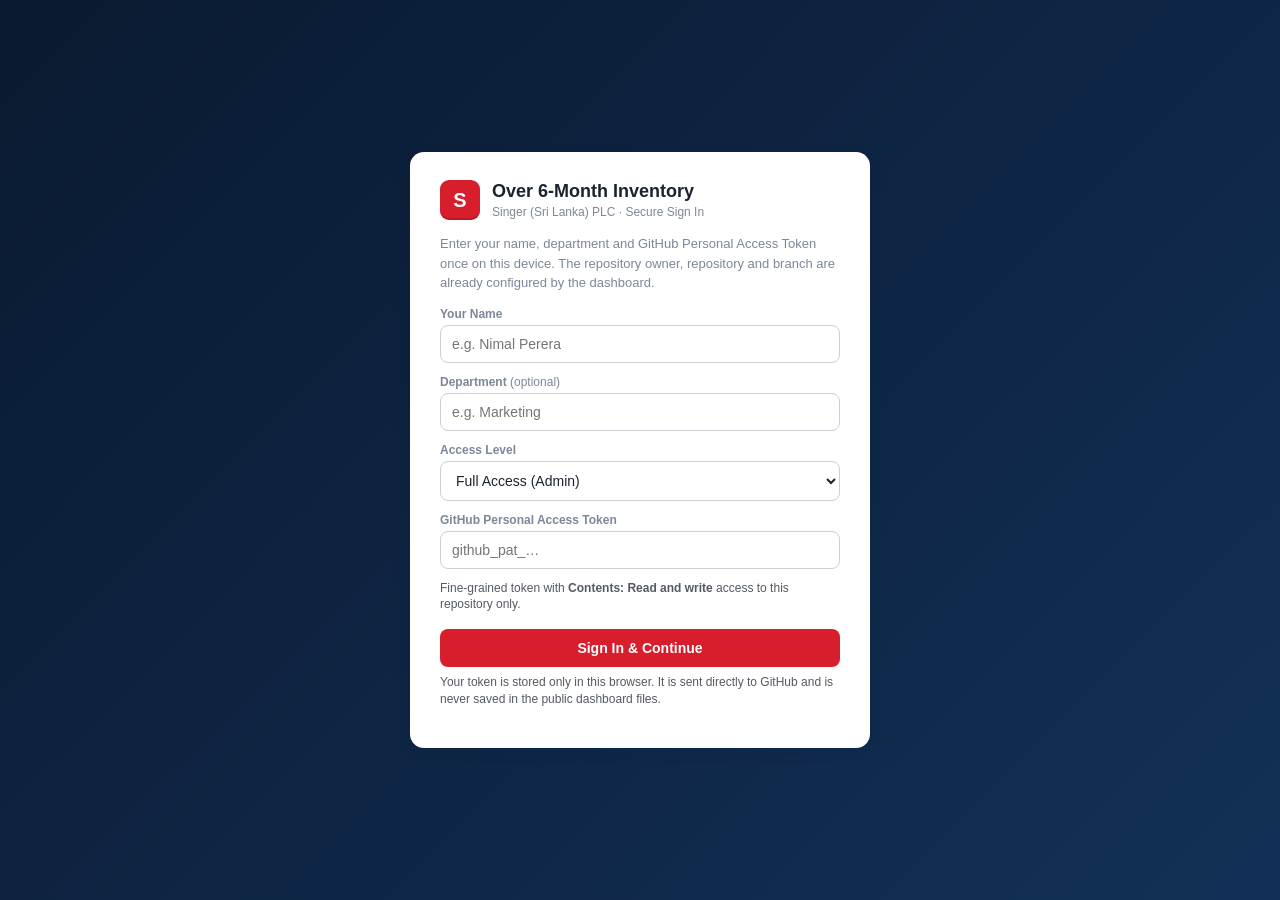
<file: Index.html>
<!DOCTYPE html>
<html lang="en">
<head>
<meta charset="UTF-8">
<meta name="viewport" content="width=device-width, initial-scale=1.0">
<title>Singer Sri Lanka | Over 6-Month Inventory Dashboard</title>
<meta name="description" content="Over 6-month aged inventory dashboard for Singer (Sri Lanka) PLC showroom clearance program.">

<!-- PWA / installable-app support -->
<link rel="manifest" href="manifest.json">
<meta name="theme-color" content="#0e2340">
<meta name="mobile-web-app-capable" content="yes">
<meta name="apple-mobile-web-app-capable" content="yes">
<meta name="apple-mobile-web-app-status-bar-style" content="black-translucent">
<meta name="apple-mobile-web-app-title" content="Over6M Inventory">
<link rel="apple-touch-icon" href="icons/apple-touch-icon.png">
<link rel="icon" type="image/png" sizes="192x192" href="icons/icon-192.png">

<script src="vendor/chart.umd.js"></script>
<script src="vendor/xlsx.full.min.js"></script>
<link rel="stylesheet" href="css/style.css">
</head>
<body>

<!-- ============ LOADING OVERLAY ============ -->
<div id="loadingOverlay" class="loading-overlay">
  <div class="loading-box">
    <div class="spinner"></div>
    <p id="loadingText">Starting up&hellip;</p>
  </div>
</div>

<!-- ============ ONE-TIME USER LOGIN / GITHUB AUTH ============ -->
<div id="githubSetupScreen" class="auth-screen hidden">
  <div class="auth-card">
    <div class="auth-brand"><div class="brand-mark">S</div><div><h1>Over 6-Month Inventory</h1><span>Singer (Sri Lanka) PLC · Secure Sign In</span></div></div>
    <p class="auth-copy">Enter your name, department and GitHub Personal Access Token once on this device. The repository owner, repository and branch are already configured by the dashboard.</p>
    <div class="auth-field"><label>Your Name</label><input id="login-name" type="text" placeholder="e.g. Nimal Perera" autocomplete="name"></div>
    <div class="auth-field"><label>Department <span class="opt">(optional)</span></label><input id="login-dept" type="text" placeholder="e.g. Marketing"></div>
    <div class="auth-field">
      <label>Access Level</label>
      <select id="login-role">
        <option value="admin">Full Access (Admin)</option>
        <option value="sales">Sales Team</option>
      </select>
    </div>
    <div class="auth-field" id="adminPasswordField">
      <label>Admin Password</label>
      <input id="login-admin-password" type="password" placeholder="Required for Full Access" autocomplete="off">
    </div>
    <div class="auth-field">
      <label>GitHub Personal Access Token</label>
      <input id="login-token" type="password" placeholder="github_pat_…" autocomplete="off">
      <small class="auth-help-text">Fine-grained token with <b>Contents: Read and write</b> access to this repository only.</small>
    </div>
    <div id="ghSetupError" class="auth-error hidden"></div>
    <div class="auth-actions"><button class="btn btn-primary" id="ghConnectBtn">Sign In &amp; Continue</button></div>
    <p class="auth-help-text">Your token is stored only in this browser. It is sent directly to GitHub and is never saved in the public dashboard files.</p>
  </div>
</div>

<!-- ============ LOGIN SCREEN (retained for compatibility) ============ -->
<div id="loginScreen" class="auth-screen hidden">
  <div class="auth-card">
    <div class="auth-brand"><div class="brand-mark">S</div><div><h1>Over 6‑Month Inventory</h1><span>Singer (Sri Lanka) PLC · Clearance Program</span></div></div>
    <p class="auth-copy">Enter your name to start this session.</p>
    <div class="auth-field"><label>Your Name</label><input id="login-name-fallback" type="text" placeholder="e.g. Nimal Perera" autocomplete="name"></div>
    <div class="auth-field"><label>Department <span class="opt">(optional)</span></label><input id="login-dept-fallback" type="text" placeholder="e.g. Marketing"></div>
    <div class="auth-field">
      <label>Access Level</label>
      <select id="login-role-fallback">
        <option value="admin">Full Access (Admin)</option>
        <option value="sales">Sales Team</option>
      </select>
    </div>
    <div class="auth-field" id="adminPasswordFieldFallback">
      <label>Admin Password</label>
      <input id="login-admin-password-fallback" type="password" placeholder="Required for Full Access" autocomplete="off">
    </div>
    <div class="auth-actions"><button class="btn btn-primary" id="loginBtn">Enter Dashboard</button></div>
  </div>
</div>

<!-- ============ APP SHELL ============ -->
<div id="appShell" class="app-shell hidden">

  <!-- LEFT NAV -->
  <nav class="side-nav" id="sideNav">
    <div class="side-nav-brand">
      <div class="brand-mark">S</div>
      <div class="brand-text"><h1>Over 6&#8209;Month</h1><span>Inventory Dashboard</span></div>
    </div>
    <button class="nav-item active" data-page="dashboard">
      <svg viewBox="0 0 24 24" width="18" height="18"><path fill="currentColor" d="M3 13h8V3H3v10zm0 8h8v-6H3v6zm10 0h8V11h-8v10zm0-18v6h8V3h-8z"/></svg>
      Inventory Dashboard
    </button>
    <button class="nav-item" data-page="showroom">
      <svg viewBox="0 0 24 24" width="18" height="18"><path fill="currentColor" d="M4 10v10h5v-6h6v6h5V10L12 3 4 10z"/></svg>
      Showroom Tracker
    </button>
    <button class="nav-item" data-page="activity">
      <svg viewBox="0 0 24 24" width="18" height="18"><path fill="currentColor" d="M13 3a9 9 0 0 0-9 9H1l4 4 4-4H6a7 7 0 1 1 2.05 4.95l-1.42 1.42A9 9 0 1 0 13 3zm-1 5v5l4.25 2.52.75-1.23-3.5-2.08V8H12z"/></svg>
      Activity Log
    </button>
    <div class="side-nav-footer">
      <button class="nav-item" id="themeToggleBtn">
        <svg viewBox="0 0 24 24" width="18" height="18"><path fill="currentColor" d="M12 3a9 9 0 1 0 9 9c0-.46-.04-.92-.1-1.36a5.389 5.389 0 0 1-4.4 2.26 5.403 5.403 0 0 1-3.14-9.8c-.44-.06-.9-.1-1.36-.1z"/></svg>
        <span id="themeToggleLabel">Dark Mode</span>
      </button>
      <button class="nav-item" id="refreshBtn">
        <svg viewBox="0 0 24 24" width="18" height="18"><path fill="currentColor" d="M17.65 6.35A7.95 7.95 0 0 0 12 4a8 8 0 1 0 7.73 10h-2.08A6 6 0 1 1 12 6c1.66 0 3.14.69 4.22 1.78L13 11h7V4l-2.35 2.35z"/></svg>
        Refresh from GitHub
      </button>
    </div>
  </nav>
  <button class="nav-reveal-tab" id="navRevealTab" aria-label="Show menu" title="Show menu">
    <svg viewBox="0 0 24 24" width="16" height="16"><path fill="currentColor" d="M8.59 16.59 13.17 12 8.59 7.41 10 6l6 6-6 6z"/></svg>
  </button>

  <div class="main-col">
    <!-- TOP APP BAR -->
    <header class="app-bar">
      <button class="icon-btn nav-hamburger" id="navHamburger" aria-label="Toggle menu">
        <svg viewBox="0 0 24 24" width="20" height="20"><path fill="currentColor" d="M3 6h18v2H3zm0 5h18v2H3zm0 5h18v2H3z"/></svg>
      </button>
      <div class="app-bar-left">
        <span id="pageTitle">Over 6-Month Inventory Dashboard</span>
        <span id="dataMeta" class="data-meta"></span>
      </div>
      <div class="app-bar-right">
        <span id="saveStatus" class="save-status save-ok">Saved</span>
        <span id="sessionChip" class="session-chip"></span>
        <label class="btn btn-outline" for="uploadInput" id="uploadLabel">
          <svg viewBox="0 0 24 24" width="16" height="16"><path fill="currentColor" d="M5 20h14v-2H5v2zm7-16-5.5 5.5 1.41 1.41L11 7.83V16h2V7.83l3.09 3.08 1.41-1.41L12 4z"/></svg>
          Upload New Inventory
        </label>
        <input type="file" id="uploadInput" accept=".xlsx,.xls,.csv" hidden>
        <div class="btn-group">
          <button class="btn btn-primary" id="exportXlsxBtn">Export Excel</button>
          <button class="btn btn-primary-alt" id="exportCsvBtn">Export CSV</button>
          <button class="btn btn-ghost" id="printBtn">Print</button>
        </div>
      </div>
    </header>

    <div id="overlayLoadWarning" class="hidden" style="margin:14px 24px 0; background:#fdeeee; color:#b3151f; border:1px solid #f3c6c6; border-radius:8px; padding:10px 14px; font-size:13px; font-weight:600;">
      ⚠️ Could not load saved remarks/showroom visits/sold marks from GitHub after several attempts (likely a network issue). What you see on this page may be showing blank instead of your team's real data. Your existing data on GitHub is safe — do NOT re-enter it. Click "Refresh from GitHub" or reload the page to try again before editing anything.
    </div>

    <main class="app-main" id="page-dashboard">

      <section class="kpi-grid" id="kpiGrid" aria-label="Key performance indicators"></section>

      <section class="filter-bar" id="filterBar">
        <div class="filter-bar-row">
          <div class="filter-field"><label for="f-area">Area</label><input list="dl-area" id="f-area" placeholder="All Areas"><datalist id="dl-area"></datalist></div>
          <div class="filter-field"><label for="f-district">District</label><input list="dl-district" id="f-district" placeholder="All Districts"><datalist id="dl-district"></datalist></div>
          <div class="filter-field"><label for="f-store">Shop</label><input list="dl-store" id="f-store" placeholder="All Shops"><datalist id="dl-store"></datalist></div>
          <div class="filter-field"><label for="f-family">Product Family</label><input list="dl-family" id="f-family" placeholder="All Product Families"><datalist id="dl-family"></datalist></div>
          <div class="filter-field"><label for="f-brand">Brand</label><input list="dl-brand" id="f-brand" placeholder="All Brands"><datalist id="dl-brand"></datalist></div>
          <div class="filter-field"><label for="f-partno">Part Code</label><input list="dl-partno" id="f-partno" placeholder="All Part Codes"><datalist id="dl-partno"></datalist></div>
        </div>
        <div class="filter-bar-row">
          <div class="filter-field"><label for="f-commodity">Commodity</label><input list="dl-commodity" id="f-commodity" placeholder="All Commodities"><datalist id="dl-commodity"></datalist></div>
          <div class="filter-field"><label for="f-location">Product Location</label><input list="dl-location" id="f-location" placeholder="All Locations"><datalist id="dl-location"></datalist></div>
          <div class="filter-field grow"><label for="f-desc">Product Description</label><input type="text" id="f-desc" placeholder="Type a description keyword&hellip;"></div>
          <div class="filter-field filter-actions"><label>&nbsp;</label><button class="btn btn-ghost" id="clearFiltersBtn">Clear All Filters</button></div>
        </div>
      </section>

      <section class="drill-bar" id="drillBar">
        <div class="drill-crumbs" id="drillCrumbs"></div>
        <div class="drill-hint" id="drillHint">Click a bar or slice to drill down &rarr;</div>
      </section>

      <section class="charts-grid" id="chartsGrid">
        <div class="card chart-card chart-card-wide">
          <div class="card-head"><h2 id="drillChartTitle">Inventory Value by Area</h2><span class="card-sub" id="drillChartSub">Top 15 &middot; click a bar to drill down</span></div>
          <div class="chart-wrap"><canvas id="drillChart"></canvas></div>
        </div>
        <div class="card chart-card" id="secondaryCard">
          <div class="card-head"><h2 id="secondaryTitle">Value Mix by Brand</h2><span class="card-sub">Current scope</span></div>
          <div class="chart-wrap" id="secondaryWrap"><canvas id="brandDonut"></canvas></div>
        </div>
        <div class="card chart-card">
          <div class="card-head"><h2>Stock Status Breakdown</h2><span class="card-sub">Current scope</span></div>
          <div class="chart-wrap"><canvas id="statusDonut"></canvas></div>
        </div>
      </section>

      <section class="charts-grid charts-grid-2">
        <div class="card chart-card">
          <div class="card-head"><h2>Top 20 Highest Value Inventory</h2><span class="card-sub">Current scope</span></div>
          <div class="chart-wrap chart-wrap-tall"><canvas id="topValueChart"></canvas></div>
        </div>
        <div class="card chart-card">
          <div class="card-head"><h2>Ageing Distribution</h2><span class="card-sub">Current scope</span></div>
          <div class="chart-wrap"><canvas id="ageingChart"></canvas></div>
        </div>
      </section>

      <section class="scope-strip" id="scopeStrip"></section>

      <section class="card table-card">
        <div class="card-head table-head">
          <h2>Inventory Detail</h2>
          <div class="table-tools">
            <input type="search" id="tableSearch" placeholder="Search part no, description, brand, shop&hellip;">
            <button class="btn btn-ghost btn-sm" id="colsBtn">Columns</button>
            <select id="pageSizeSelect">
              <option value="25">25 / page</option>
              <option value="50" selected>50 / page</option>
              <option value="100">100 / page</option>
              <option value="250">250 / page</option>
            </select>
          </div>
        </div>
        <div id="colsMenu" class="cols-menu hidden"></div>
        <div class="table-scroll" id="tableScroll">
          <table id="invTable"><thead><tr id="tableHeadRow"></tr></thead><tbody id="tableBody"></tbody></table>
        </div>
        <div class="table-footer"><span id="tableRangeLabel"></span><div class="pager" id="pager"></div></div>
      </section>

      <footer class="app-footer"><span>Singer (Sri Lanka) PLC &mdash; Internal Use Only.</span></footer>
    </main>

    <main class="app-main hidden" id="page-showroom">
      <section class="kpi-grid" id="showroomKpiGrid"></section>
      <section class="charts-grid charts-grid-2">
        <div class="card chart-card">
          <div class="card-head"><h2>Coverage by Area</h2><span class="card-sub">Visited %</span></div>
          <div class="chart-wrap"><canvas id="areaCoverageChart"></canvas></div>
        </div>
        <div class="card chart-card">
          <div class="card-head"><h2>Coverage by District</h2><span class="card-sub">Visited %</span></div>
          <div class="chart-wrap chart-wrap-tall"><canvas id="districtCoverageChart"></canvas></div>
        </div>
      </section>
      <section class="card table-card">
        <div class="card-head table-head">
          <h2>Showroom Visit Tracker</h2>
          <div class="table-tools">
            <input type="search" id="showroomSearch" placeholder="Search showroom, area, district&hellip;">
            <select id="showroomVisitedFilter">
              <option value="">All</option>
              <option value="Yes">Visited</option>
              <option value="No">Pending</option>
            </select>
          </div>
        </div>
        <div class="table-scroll" id="showroomTableScroll">
          <table id="showroomTable"><thead><tr id="showroomHeadRow"></tr></thead><tbody id="showroomBody"></tbody></table>
        </div>
      </section>
    </main>

    <main class="app-main hidden" id="page-activity">
      <section class="card">
        <div class="card-head"><h2>Recent Activity</h2><span class="card-sub">Last 20 updates, shared across all users</span></div>
        <ul class="activity-list" id="activityList"></ul>
      </section>
    </main>
  </div>
</div>
<script src="js/config.js?v=20260810"></script>
<script src="js/github.js?v=20260810"></script>
<script src="js/app.js?v=20260810"></script>
<script src="js/showroom.js"></script>
</body>
</html>
</file>
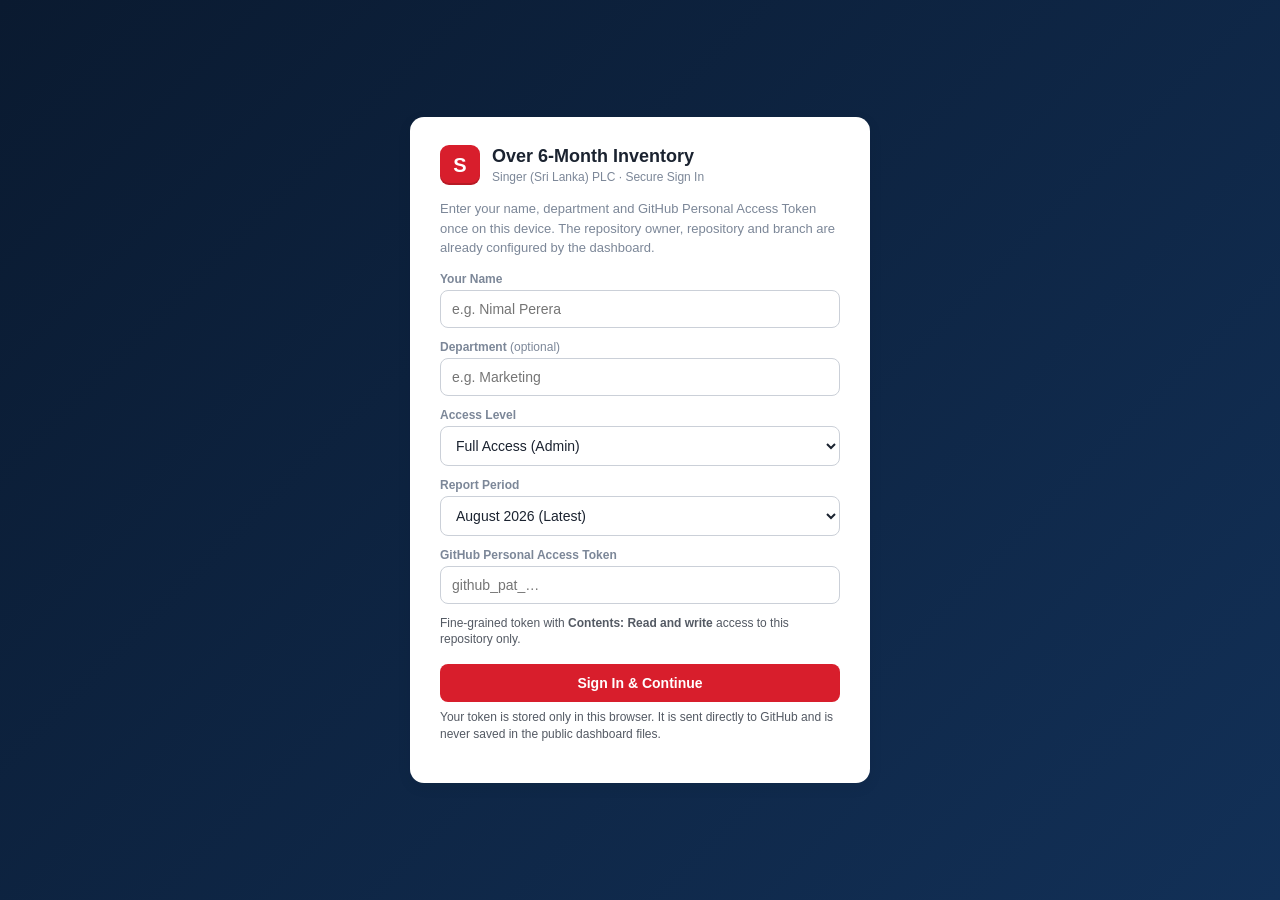
<file: index.html>
<!DOCTYPE html>
<html lang="en">
<head>
<meta charset="UTF-8">
<meta name="viewport" content="width=device-width, initial-scale=1.0">
<title>Singer Sri Lanka | Over 6-Month Inventory Dashboard</title>
<meta name="description" content="Over 6-month aged inventory dashboard for Singer (Sri Lanka) PLC showroom clearance program.">

<!-- PWA / installable-app support -->
<link rel="manifest" href="manifest.json">
<meta name="theme-color" content="#0e2340">
<meta name="mobile-web-app-capable" content="yes">
<meta name="apple-mobile-web-app-capable" content="yes">
<meta name="apple-mobile-web-app-status-bar-style" content="black-translucent">
<meta name="apple-mobile-web-app-title" content="Over6M Inventory">
<link rel="apple-touch-icon" href="icons/apple-touch-icon.png">
<link rel="icon" type="image/png" sizes="192x192" href="icons/icon-192.png">

<script src="vendor/chart.umd.js"></script>
<script src="vendor/xlsx.full.min.js"></script>
<link rel="stylesheet" href="css/style.css">
</head>
<body>

<!-- ============ LOADING OVERLAY ============ -->
<div id="loadingOverlay" class="loading-overlay">
  <div class="loading-box">
    <div class="spinner"></div>
    <p id="loadingText">Starting up&hellip;</p>
  </div>
</div>

<!-- ============ ONE-TIME USER LOGIN / GITHUB AUTH ============ -->
<div id="githubSetupScreen" class="auth-screen hidden">
  <div class="auth-card">
    <div class="auth-brand"><div class="brand-mark">S</div><div><h1>Over 6-Month Inventory</h1><span>Singer (Sri Lanka) PLC · Secure Sign In</span></div></div>
    <p class="auth-copy">Enter your name, department and GitHub Personal Access Token once on this device. The repository owner, repository and branch are already configured by the dashboard.</p>
    <div class="auth-field"><label>Your Name</label><input id="login-name" type="text" placeholder="e.g. Nimal Perera" autocomplete="name"></div>
    <div class="auth-field"><label>Department <span class="opt">(optional)</span></label><input id="login-dept" type="text" placeholder="e.g. Marketing"></div>
    <div class="auth-field">
      <label>Access Level</label>
      <select id="login-role">
        <option value="admin">Full Access (Admin)</option>
        <option value="sales">Sales Team</option>
      </select>
    </div>
    <div class="auth-field" id="adminPasswordField">
      <label>Admin Password</label>
      <input id="login-admin-password" type="password" placeholder="Required for Full Access" autocomplete="off">
    </div>
    <div class="auth-field" id="reportPeriodField">
      <label>Report Period</label>
      <select id="login-period"></select>
    </div>
    <div class="auth-field">
      <label>GitHub Personal Access Token</label>
      <input id="login-token" type="password" placeholder="github_pat_…" autocomplete="off">
      <small class="auth-help-text">Fine-grained token with <b>Contents: Read and write</b> access to this repository only.</small>
    </div>
    <div id="ghSetupError" class="auth-error hidden"></div>
    <div class="auth-actions"><button class="btn btn-primary" id="ghConnectBtn">Sign In &amp; Continue</button></div>
    <p class="auth-help-text">Your token is stored only in this browser. It is sent directly to GitHub and is never saved in the public dashboard files.</p>
  </div>
</div>

<!-- ============ LOGIN SCREEN (retained for compatibility) ============ -->
<div id="loginScreen" class="auth-screen hidden">
  <div class="auth-card">
    <div class="auth-brand"><div class="brand-mark">S</div><div><h1>Over 6‑Month Inventory</h1><span>Singer (Sri Lanka) PLC · Clearance Program</span></div></div>
    <p class="auth-copy">Enter your name to start this session.</p>
    <div class="auth-field"><label>Your Name</label><input id="login-name-fallback" type="text" placeholder="e.g. Nimal Perera" autocomplete="name"></div>
    <div class="auth-field"><label>Department <span class="opt">(optional)</span></label><input id="login-dept-fallback" type="text" placeholder="e.g. Marketing"></div>
    <div class="auth-field">
      <label>Access Level</label>
      <select id="login-role-fallback">
        <option value="admin">Full Access (Admin)</option>
        <option value="sales">Sales Team</option>
      </select>
    </div>
    <div class="auth-field" id="adminPasswordFieldFallback">
      <label>Admin Password</label>
      <input id="login-admin-password-fallback" type="password" placeholder="Required for Full Access" autocomplete="off">
    </div>
    <div class="auth-field" id="reportPeriodFieldFallback">
      <label>Report Period</label>
      <select id="login-period-fallback"></select>
    </div>
    <div class="auth-actions"><button class="btn btn-primary" id="loginBtn">Enter Dashboard</button></div>
  </div>
</div>

<!-- ============ APP SHELL ============ -->
<div id="appShell" class="app-shell hidden">

  <!-- LEFT NAV -->
  <nav class="side-nav" id="sideNav">
    <div class="side-nav-brand">
      <div class="brand-mark">S</div>
      <div class="brand-text"><h1>Over 6&#8209;Month</h1><span>Inventory Dashboard</span></div>
    </div>
    <button class="nav-item active" data-page="dashboard">
      <svg viewBox="0 0 24 24" width="18" height="18"><path fill="currentColor" d="M3 13h8V3H3v10zm0 8h8v-6H3v6zm10 0h8V11h-8v10zm0-18v6h8V3h-8z"/></svg>
      Inventory Dashboard
    </button>
    <button class="nav-item" data-page="showroom">
      <svg viewBox="0 0 24 24" width="18" height="18"><path fill="currentColor" d="M4 10v10h5v-6h6v6h5V10L12 3 4 10z"/></svg>
      Showroom Tracker
    </button>
    <button class="nav-item" data-page="activity">
      <svg viewBox="0 0 24 24" width="18" height="18"><path fill="currentColor" d="M13 3a9 9 0 0 0-9 9H1l4 4 4-4H6a7 7 0 1 1 2.05 4.95l-1.42 1.42A9 9 0 1 0 13 3zm-1 5v5l4.25 2.52.75-1.23-3.5-2.08V8H12z"/></svg>
      Activity Log
    </button>
    <div class="side-nav-footer">
      <button class="nav-item" id="themeToggleBtn">
        <svg viewBox="0 0 24 24" width="18" height="18"><path fill="currentColor" d="M12 3a9 9 0 1 0 9 9c0-.46-.04-.92-.1-1.36a5.389 5.389 0 0 1-4.4 2.26 5.403 5.403 0 0 1-3.14-9.8c-.44-.06-.9-.1-1.36-.1z"/></svg>
        <span id="themeToggleLabel">Dark Mode</span>
      </button>
      <button class="nav-item" id="refreshBtn">
        <svg viewBox="0 0 24 24" width="18" height="18"><path fill="currentColor" d="M17.65 6.35A7.95 7.95 0 0 0 12 4a8 8 0 1 0 7.73 10h-2.08A6 6 0 1 1 12 6c1.66 0 3.14.69 4.22 1.78L13 11h7V4l-2.35 2.35z"/></svg>
        Refresh from GitHub
      </button>
    </div>
  </nav>
  <button class="nav-reveal-tab" id="navRevealTab" aria-label="Show menu" title="Show menu">
    <svg viewBox="0 0 24 24" width="16" height="16"><path fill="currentColor" d="M8.59 16.59 13.17 12 8.59 7.41 10 6l6 6-6 6z"/></svg>
  </button>

  <div class="main-col">
    <!-- TOP APP BAR -->
    <header class="app-bar">
      <button class="icon-btn nav-hamburger" id="navHamburger" aria-label="Toggle menu">
        <svg viewBox="0 0 24 24" width="20" height="20"><path fill="currentColor" d="M3 6h18v2H3zm0 5h18v2H3zm0 5h18v2H3z"/></svg>
      </button>
      <div class="app-bar-left">
        <span id="pageTitle">Over 6-Month Inventory Dashboard</span>
        <span id="dataMeta" class="data-meta"></span>
      </div>
      <div class="app-bar-right">
        <span id="saveStatus" class="save-status save-ok">Saved</span>
        <span id="sessionChip" class="session-chip"></span>
        <label class="btn btn-outline" for="uploadInput" id="uploadLabel">
          <svg viewBox="0 0 24 24" width="16" height="16"><path fill="currentColor" d="M5 20h14v-2H5v2zm7-16-5.5 5.5 1.41 1.41L11 7.83V16h2V7.83l3.09 3.08 1.41-1.41L12 4z"/></svg>
          Upload New Inventory
        </label>
        <input type="file" id="uploadInput" accept=".xlsx,.xls,.csv" hidden>
        <div class="btn-group">
          <button class="btn btn-primary" id="exportXlsxBtn">Export Excel</button>
          <button class="btn btn-primary-alt" id="exportCsvBtn">Export CSV</button>
          <button class="btn btn-ghost" id="printBtn">Print</button>
        </div>
      </div>
    </header>

    <div id="overlayLoadWarning" class="hidden" style="margin:14px 24px 0; background:#fdeeee; color:#b3151f; border:1px solid #f3c6c6; border-radius:8px; padding:10px 14px; font-size:13px; font-weight:600;">
      ⚠️ Could not load saved remarks/showroom visits/sold marks from GitHub after several attempts (likely a network issue). What you see on this page may be showing blank instead of your team's real data. Your existing data on GitHub is safe — do NOT re-enter it. Click "Refresh from GitHub" or reload the page to try again before editing anything.
    </div>

    <main class="app-main" id="page-dashboard">

      <section class="kpi-grid" id="kpiGrid" aria-label="Key performance indicators"></section>

      <section class="filter-bar" id="filterBar">
        <div class="filter-bar-row">
          <div class="filter-field"><label for="f-area">Area</label><input list="dl-area" id="f-area" placeholder="All Areas"><datalist id="dl-area"></datalist></div>
          <div class="filter-field"><label for="f-district">District</label><input list="dl-district" id="f-district" placeholder="All Districts"><datalist id="dl-district"></datalist></div>
          <div class="filter-field"><label for="f-store">Shop</label><input list="dl-store" id="f-store" placeholder="All Shops"><datalist id="dl-store"></datalist></div>
          <div class="filter-field"><label for="f-family">Product Family</label><input list="dl-family" id="f-family" placeholder="All Product Families"><datalist id="dl-family"></datalist></div>
          <div class="filter-field"><label for="f-brand">Brand</label><input list="dl-brand" id="f-brand" placeholder="All Brands"><datalist id="dl-brand"></datalist></div>
          <div class="filter-field"><label for="f-partno">Part Code</label><input list="dl-partno" id="f-partno" placeholder="All Part Codes"><datalist id="dl-partno"></datalist></div>
        </div>
        <div class="filter-bar-row">
          <div class="filter-field"><label for="f-commodity">Commodity</label><input list="dl-commodity" id="f-commodity" placeholder="All Commodities"><datalist id="dl-commodity"></datalist></div>
          <div class="filter-field"><label for="f-location">Product Location</label><input list="dl-location" id="f-location" placeholder="All Locations"><datalist id="dl-location"></datalist></div>
          <div class="filter-field grow"><label for="f-desc">Product Description</label><input type="text" id="f-desc" placeholder="Type a description keyword&hellip;"></div>
          <div class="filter-field filter-actions"><label>&nbsp;</label><button class="btn btn-ghost" id="clearFiltersBtn">Clear All Filters</button></div>
        </div>
      </section>

      <section class="drill-bar" id="drillBar">
        <div class="drill-crumbs" id="drillCrumbs"></div>
        <div class="drill-hint" id="drillHint">Click a bar or slice to drill down &rarr;</div>
      </section>

      <section class="charts-grid" id="chartsGrid">
        <div class="card chart-card chart-card-wide">
          <div class="card-head"><h2 id="drillChartTitle">Inventory Value by Area</h2><span class="card-sub" id="drillChartSub">Top 15 &middot; click a bar to drill down</span></div>
          <div class="chart-wrap"><canvas id="drillChart"></canvas></div>
        </div>
        <div class="card chart-card" id="secondaryCard">
          <div class="card-head"><h2 id="secondaryTitle">Value Mix by Brand</h2><span class="card-sub">Current scope</span></div>
          <div class="chart-wrap" id="secondaryWrap"><canvas id="brandDonut"></canvas></div>
        </div>
        <div class="card chart-card">
          <div class="card-head"><h2>Stock Status Breakdown</h2><span class="card-sub">Current scope</span></div>
          <div class="chart-wrap"><canvas id="statusDonut"></canvas></div>
        </div>
      </section>

      <section class="charts-grid charts-grid-2">
        <div class="card chart-card">
          <div class="card-head"><h2>Top 20 Highest Value Inventory</h2><span class="card-sub">Current scope</span></div>
          <div class="chart-wrap chart-wrap-tall"><canvas id="topValueChart"></canvas></div>
        </div>
        <div class="card chart-card">
          <div class="card-head"><h2>Ageing Distribution</h2><span class="card-sub">Current scope</span></div>
          <div class="chart-wrap"><canvas id="ageingChart"></canvas></div>
        </div>
      </section>

      <section class="scope-strip" id="scopeStrip"></section>

      <section class="card table-card">
        <div class="card-head table-head">
          <h2>Inventory Detail</h2>
          <div class="table-tools">
            <input type="search" id="tableSearch" placeholder="Search part no, description, brand, shop&hellip;">
            <button class="btn btn-ghost btn-sm" id="colsBtn">Columns</button>
            <select id="pageSizeSelect">
              <option value="25">25 / page</option>
              <option value="50" selected>50 / page</option>
              <option value="100">100 / page</option>
              <option value="250">250 / page</option>
            </select>
          </div>
        </div>
        <div id="colsMenu" class="cols-menu hidden"></div>
        <div class="table-scroll" id="tableScroll">
          <table id="invTable"><thead><tr id="tableHeadRow"></tr></thead><tbody id="tableBody"></tbody></table>
        </div>
        <div class="table-footer"><span id="tableRangeLabel"></span><div class="pager" id="pager"></div></div>
      </section>

      <footer class="app-footer"><span>Singer (Sri Lanka) PLC &mdash; Internal Use Only.</span></footer>
    </main>

    <main class="app-main hidden" id="page-showroom">
      <section class="kpi-grid" id="showroomKpiGrid"></section>
      <section class="charts-grid charts-grid-2">
        <div class="card chart-card">
          <div class="card-head"><h2>Coverage by Area</h2><span class="card-sub">Visited %</span></div>
          <div class="chart-wrap"><canvas id="areaCoverageChart"></canvas></div>
        </div>
        <div class="card chart-card">
          <div class="card-head"><h2>Coverage by District</h2><span class="card-sub">Visited %</span></div>
          <div class="chart-wrap chart-wrap-tall"><canvas id="districtCoverageChart"></canvas></div>
        </div>
      </section>
      <section class="charts-grid charts-grid-2">
        <div class="card">
          <div class="card-head"><h2>Pending by Area</h2><span class="card-sub">Click a column to sort</span></div>
          <div class="table-scroll" style="max-height:340px;">
            <table><thead><tr id="pendingByAreaHead"></tr></thead><tbody id="pendingByAreaBody"></tbody></table>
          </div>
        </div>
        <div class="card">
          <div class="card-head"><h2>Pending by District</h2><span class="card-sub">Click a column to sort</span></div>
          <div class="table-scroll" style="max-height:340px;">
            <table><thead><tr id="pendingByDistrictHead"></tr></thead><tbody id="pendingByDistrictBody"></tbody></table>
          </div>
        </div>
      </section>
      <section class="card table-card">
        <div class="card-head table-head">
          <h2>Showroom Visit Tracker</h2>
          <div class="table-tools">
            <input type="search" id="showroomSearch" placeholder="Search showroom, area, district&hellip;">
            <select id="showroomVisitedFilter">
              <option value="">All</option>
              <option value="Yes">Visited</option>
              <option value="No">Pending</option>
            </select>
            <button class="btn btn-primary btn-sm" id="showroomExportXlsxBtn">Export Excel</button>
            <button class="btn btn-primary-alt btn-sm" id="showroomExportCsvBtn">Export CSV</button>
          </div>
        </div>
        <div class="table-scroll" id="showroomTableScroll">
          <table id="showroomTable"><thead><tr id="showroomHeadRow"></tr></thead><tbody id="showroomBody"></tbody></table>
        </div>
      </section>
    </main>

    <main class="app-main hidden" id="page-activity">
      <section class="card">
        <div class="card-head"><h2>Recent Activity</h2><span class="card-sub">Last 20 updates, shared across all users</span></div>
        <ul class="activity-list" id="activityList"></ul>
      </section>
    </main>
  </div>
</div>
<script src="js/config.js?v=20260810"></script>
<script src="js/github.js?v=20260810"></script>
<script src="js/app.js?v=20260810"></script>
<script src="js/showroom.js"></script>
</body>
</html>
</file>
<file: css/style.css>
/* =========================================================
   Singer Sri Lanka — Over 6-Month Inventory Dashboard
   Corporate theme: deep navy + Singer red accent, with dark mode
   ========================================================= */

:root{
  --navy-950:#0a1a30; --navy-900:#0e2340; --navy-800:#123057; --navy-700:#1b4278;
  --navy-100:#eef3fa;
  --red-600:#d81e2c; --red-700:#b3151f;
  --amber-500:#e7a232; --green-600:#1f9d55;
  --gray-50:#f6f7f9; --gray-100:#eef0f3; --gray-200:#e2e5ea; --gray-300:#cbd0d8;
  --gray-500:#7c8798; --gray-700:#4a5568; --gray-900:#1b2330;
  --white:#ffffff;
  --bg-body:var(--gray-50); --bg-card:var(--white); --bg-input:var(--white);
  --text-main:var(--gray-900); --text-sub:var(--gray-500);
  --border-c:var(--gray-200); --border-input:var(--gray-300);
  --radius:10px; --shadow-sm:0 1px 2px rgba(16,24,40,.06); --shadow-md:0 4px 14px rgba(16,24,40,.08);
  --font-ui: "Segoe UI", -apple-system, BlinkMacSystemFont, "Inter", Roboto, Helvetica, Arial, sans-serif;
}

html[data-theme="dark"]{
  --bg-body:#0b1220; --bg-card:#121c30; --bg-input:#0e1930;
  --text-main:#e8edf6; --text-sub:#93a1b8;
  --border-c:#22314f; --border-input:#2a3b5c;
  --gray-50:#0b1220; --gray-100:#0e1930; --gray-200:#22314f;
  --shadow-sm:0 1px 2px rgba(0,0,0,.35); --shadow-md:0 4px 16px rgba(0,0,0,.45);
}

*,*::before,*::after{ box-sizing:border-box; }
html,body{ margin:0; padding:0; font-family:var(--font-ui); background:var(--bg-body); color:var(--text-main); -webkit-font-smoothing:antialiased; overflow-x:hidden; }
button, input, select{ font-family:inherit; }
.hidden{ display:none !important; }

/* ---------------- Loading overlay ---------------- */
.loading-overlay{ position:fixed; inset:0; background:var(--navy-950); display:flex; align-items:center; justify-content:center; z-index:999; color:var(--white); flex-direction:column; transition:opacity .3s ease; }
.loading-overlay.hidden{ opacity:0; pointer-events:none; }
.loading-box{ text-align:center; }
.spinner{ width:44px; height:44px; border-radius:50%; border:4px solid rgba(255,255,255,.18); border-top-color:var(--red-600); animation:spin .8s linear infinite; margin:0 auto 16px; }
@keyframes spin{ to{ transform:rotate(360deg); } }

/* ---------------- Auth screens (GitHub setup + Login) ---------------- */
.auth-screen{ position:fixed; inset:0; z-index:500; background:linear-gradient(135deg,var(--navy-950),var(--navy-800)); display:flex; align-items:center; justify-content:center; padding:20px; overflow:auto; }
.auth-card{ background:var(--bg-card); color:var(--text-main); border-radius:14px; box-shadow:var(--shadow-md); padding:28px 30px; width:100%; max-width:460px; }
.auth-brand{ display:flex; align-items:center; gap:12px; margin-bottom:6px; }
.auth-brand h1{ font-size:18px; margin:0; }
.auth-brand span{ font-size:12px; color:var(--text-sub); }
.auth-copy{ font-size:13px; color:var(--text-sub); line-height:1.5; margin:14px 0; }
.auth-copy code{ background:var(--gray-100); padding:1px 5px; border-radius:4px; }
.auth-field{ margin-bottom:12px; display:flex; flex-direction:column; gap:4px; }
.auth-field label{ font-size:12px; font-weight:700; color:var(--text-sub); }
.auth-field .opt{ font-weight:400; text-transform:none; }
.auth-field input{ border:1px solid var(--border-input); background:var(--bg-input); color:var(--text-main); border-radius:8px; padding:10px 11px; font-size:14px; }
.auth-field input:focus{ outline:2px solid var(--navy-700); outline-offset:1px; }
.auth-field select{ border:1px solid var(--border-input); background:var(--bg-input); color:var(--text-main); border-radius:8px; padding:10px 11px; font-size:14px; }
.auth-field select:focus{ outline:2px solid var(--navy-700); outline-offset:1px; }
.auth-actions{ margin-top:16px; }
.auth-actions .btn{ width:100%; justify-content:center; padding:11px; font-size:14px; }
.auth-error{ background:#fdeeee; color:var(--red-700); border-radius:8px; padding:8px 10px; font-size:12.5px; margin-top:6px; }
.auth-help{ margin-top:16px; font-size:12.5px; color:var(--text-sub); }
.auth-help summary{ cursor:pointer; font-weight:600; }
.auth-help ol{ padding-left:18px; line-height:1.6; }
.link-btn{ display:block; margin:14px auto 0; background:none; border:none; color:var(--navy-700); font-size:12.5px; cursor:pointer; text-decoration:underline; }
html[data-theme="dark"] .link-btn{ color:#7fa8e0; }

.brand-mark{ width:40px; height:40px; border-radius:9px; background:var(--red-600); color:var(--white); display:flex; align-items:center; justify-content:center; font-weight:800; font-size:20px; flex:none; box-shadow:inset 0 -2px 0 rgba(0,0,0,.15); }

/* ---------------- Buttons ---------------- */
.btn{ appearance:none; border:none; cursor:pointer; font-size:13px; font-weight:600; padding:9px 14px; border-radius:8px; display:inline-flex; align-items:center; gap:6px; transition:background .15s ease, transform .05s ease; white-space:nowrap; }
.btn:active{ transform:translateY(1px); }
.btn-sm{ padding:6px 10px; font-size:12px; }
.btn-primary{ background:var(--red-600); color:var(--white); }
.btn-primary:hover{ background:var(--red-700); }
.btn-primary-alt{ background:var(--navy-700); color:var(--white); }
.btn-primary-alt:hover{ background:var(--navy-800); }
.btn-outline{ background:rgba(255,255,255,.08); color:var(--white); border:1px solid rgba(255,255,255,.35); }
.btn-outline:hover{ background:rgba(255,255,255,.18); }
.btn-ghost{ background:var(--gray-100); color:var(--text-main); border:1px solid var(--border-c); }
.btn-ghost:hover{ background:var(--gray-200); }
.btn-group{ display:flex; gap:8px; }
.icon-btn{ background:none; border:none; cursor:pointer; color:var(--white); padding:6px; display:none; }

/* ---------------- App shell / side nav ---------------- */
.app-shell{ display:flex; min-height:100vh; }
.side-nav{ width:230px; flex:none; background:linear-gradient(180deg,var(--navy-950),var(--navy-900)); color:var(--white); display:flex; flex-direction:column; padding:16px 12px; gap:4px; position:sticky; top:0; height:100vh; overflow:hidden auto; transition:width .2s ease, padding .2s ease, opacity .15s ease; }
.side-nav-brand{ display:flex; align-items:center; gap:10px; padding:6px 8px 18px; }
.side-nav-brand h1{ font-size:14px; margin:0; font-weight:700; }
.side-nav-brand span{ font-size:10.5px; color:var(--gray-300); }
.nav-item{ display:flex; align-items:center; gap:10px; background:none; border:none; color:var(--gray-300); font-size:13px; font-weight:600; padding:10px 10px; border-radius:8px; cursor:pointer; text-align:left; width:100%; white-space:nowrap; }
.nav-item:hover{ background:rgba(255,255,255,.08); color:var(--white); }
.nav-item.active{ background:var(--red-600); color:var(--white); }
.side-nav-footer{ margin-top:auto; display:flex; flex-direction:column; gap:4px; padding-top:10px; border-top:1px solid rgba(255,255,255,.1); }

.main-col{ flex:1; min-width:0; display:flex; flex-direction:column; }

/* Collapsible sidebar (tablet/desktop, width >= 640px). Toggled by the
   hamburger button (visible everywhere now, not just mobile) or by
   swiping left on the sidebar / right from the screen's left edge.
   Below 640px the existing off-canvas + backdrop pattern still applies
   instead — see the media query further down. */
.app-shell.nav-collapsed .side-nav{ width:0; padding-left:0; padding-right:0; opacity:0; pointer-events:none; }
.nav-reveal-tab{ display:none; position:sticky; top:16px; align-self:flex-start; background:var(--navy-800); color:var(--white); border:none; border-radius:0 8px 8px 0; padding:10px 6px; cursor:pointer; z-index:60; margin-left:-1px; }
.app-shell.nav-collapsed .nav-reveal-tab{ display:flex; }
@media (min-width: 641px){
  .icon-btn.nav-hamburger{ display:inline-flex; }
}

/* ---------------- App bar ---------------- */
.app-bar{ position:sticky; top:0; z-index:50; background:linear-gradient(135deg,var(--navy-900),var(--navy-800)); color:var(--white); display:flex; align-items:center; justify-content:space-between; gap:16px; padding:12px 24px; box-shadow:var(--shadow-md); flex-wrap:wrap; }
.app-bar-left{ display:flex; align-items:baseline; gap:12px; flex-wrap:wrap; }
#pageTitle{ font-size:16px; font-weight:700; }
.data-meta{ font-size:11.5px; color:var(--gray-300); white-space:nowrap; }
.app-bar-right{ display:flex; align-items:center; gap:10px; flex-wrap:wrap; }
.session-chip{ font-size:11.5px; background:rgba(255,255,255,.1); border-radius:999px; padding:5px 11px; color:var(--white); }

.save-status{ font-size:11.5px; font-weight:700; padding:5px 11px; border-radius:999px; display:inline-flex; align-items:center; gap:5px; }
.save-status::before{ content:""; width:7px; height:7px; border-radius:50%; }
.save-ok{ background:rgba(31,157,85,.18); color:#5fe0a0; }
.save-ok::before{ background:#1f9d55; }
.save-saving{ background:rgba(231,162,50,.18); color:#f2c675; }
.save-saving::before{ background:#e7a232; animation:pulse 1s infinite; }
.save-error{ background:rgba(216,30,44,.2); color:#ff8a90; }
.save-error::before{ background:#d81e2c; }
@keyframes pulse{ 0%,100%{opacity:1;} 50%{opacity:.3;} }

/* ---------------- Layout ---------------- */
.app-main{ max-width:1520px; width:100%; margin:0 auto; padding:20px 24px 60px; display:flex; flex-direction:column; gap:18px; }

/* ---------------- KPI cards ---------------- */
.kpi-grid{ display:grid; grid-template-columns:repeat(6, minmax(0,1fr)); gap:12px; }
.kpi-card{ background:var(--bg-card); border-radius:var(--radius); box-shadow:var(--shadow-sm); border:1px solid var(--border-c); padding:14px 14px 12px; display:flex; flex-direction:column; gap:6px; min-width:0; }
.kpi-card .kpi-icon{ width:30px; height:30px; border-radius:7px; display:flex; align-items:center; justify-content:center; color:var(--white); font-size:14px; margin-bottom:2px; }
.kpi-card .kpi-value{ font-size:19px; font-weight:800; color:var(--text-main); line-height:1.1; white-space:nowrap; overflow:hidden; text-overflow:ellipsis; }
.kpi-card .kpi-label{ font-size:11px; color:var(--text-sub); font-weight:600; text-transform:uppercase; letter-spacing:.4px; }

/* ---------------- Filters ---------------- */
.filter-bar{ background:var(--bg-card); border:1px solid var(--border-c); border-radius:var(--radius); box-shadow:var(--shadow-sm); padding:14px 16px; display:flex; flex-direction:column; gap:10px; }
.filter-bar-row{ display:flex; gap:10px; flex-wrap:wrap; }
.filter-field{ display:flex; flex-direction:column; gap:4px; min-width:150px; flex:1; }
.filter-field.grow{ flex:2; min-width:220px; }
.filter-field.filter-actions{ flex:0 0 auto; justify-content:flex-end; }
.filter-field label{ font-size:11px; font-weight:700; color:var(--text-sub); text-transform:uppercase; letter-spacing:.3px; }
.filter-field select, .filter-field input[type="text"], .filter-field input:not([type]){ border:1px solid var(--border-input); border-radius:7px; padding:8px 10px; font-size:13px; background:var(--bg-input); color:var(--text-main); }
.filter-field select:focus, .filter-field input:focus{ outline:2px solid var(--navy-700); outline-offset:1px; }

/* ---------------- Drilldown breadcrumb ---------------- */
.drill-bar{ display:flex; align-items:center; justify-content:space-between; flex-wrap:wrap; gap:8px; background:var(--navy-100); border:1px solid #d8e3f3; border-radius:var(--radius); padding:10px 14px; }
html[data-theme="dark"] .drill-bar{ background:#0e1930; border-color:#22314f; }
.drill-crumbs{ display:flex; align-items:center; flex-wrap:wrap; gap:6px; }
.crumb{ background:var(--bg-card); border:1px solid var(--border-input); color:var(--navy-800); border-radius:999px; padding:5px 12px; font-size:12.5px; font-weight:600; cursor:pointer; }
html[data-theme="dark"] .crumb{ color:#cfe0f7; }
.crumb:hover{ background:var(--gray-100); }
.crumb-active{ background:var(--navy-800); border-color:var(--navy-800); color:var(--white); cursor:default; }
.drill-hint{ font-size:11.5px; color:var(--text-sub); }

/* ---------------- Charts ---------------- */
.charts-grid{ display:grid; grid-template-columns:1.6fr 1fr 1fr; gap:14px; }
.charts-grid-2{ grid-template-columns:1.3fr 1fr; }
.card{ background:var(--bg-card); border:1px solid var(--border-c); border-radius:var(--radius); box-shadow:var(--shadow-sm); padding:14px 16px; }
.card-head{ display:flex; align-items:baseline; justify-content:space-between; margin-bottom:8px; flex-wrap:wrap; gap:4px; }
.card-head h2{ font-size:14px; margin:0; color:var(--text-main); font-weight:700; }
.card-sub{ font-size:11px; color:var(--text-sub); }
.chart-card{ display:flex; flex-direction:column; }
.chart-wrap{ position:relative; height:260px; }
.chart-wrap-tall{ height:340px; }
.chart-card-wide .chart-wrap{ height:280px; }

/* Shop-view stat tiles (replace brand donut) */
.stat-tiles{ display:flex; flex-direction:column; gap:14px; justify-content:center; height:260px; }
.stat-tile{ background:var(--gray-50); border:1px solid var(--border-c); border-radius:10px; padding:16px; text-align:center; }
.stat-tile .stv{ font-size:24px; font-weight:800; color:var(--navy-800); }
html[data-theme="dark"] .stat-tile .stv{ color:#cfe0f7; }
.stat-tile .stl{ font-size:11.5px; color:var(--text-sub); text-transform:uppercase; letter-spacing:.4px; margin-top:4px; }

/* ---------------- Scope strip ---------------- */
.scope-strip{ display:flex; gap:12px; flex-wrap:wrap; font-size:12.5px; color:var(--text-main); }
.scope-chip{ background:var(--bg-card); border:1px solid var(--border-c); border-radius:999px; padding:6px 12px; display:flex; gap:6px; align-items:center; }
.scope-chip b{ color:var(--text-main); }

/* ---------------- Table ---------------- */
.table-card{ padding:0; overflow:visible; position:relative; }
.table-head{ padding:14px 16px 10px; }
.table-tools{ display:flex; gap:8px; flex-wrap:wrap; align-items:center; }
.table-tools input[type="search"]{ border:1px solid var(--border-input); border-radius:7px; padding:8px 10px; font-size:13px; min-width:240px; background:var(--bg-input); color:var(--text-main); }
.table-tools select{ border:1px solid var(--border-input); border-radius:7px; padding:8px 10px; font-size:13px; background:var(--bg-input); color:var(--text-main); }

.cols-menu{ position:absolute; right:16px; top:56px; z-index:20; background:var(--bg-card); border:1px solid var(--border-c); box-shadow:var(--shadow-md); border-radius:8px; padding:10px; display:flex; flex-direction:column; gap:6px; max-height:280px; overflow:auto; }
.cols-menu label{ font-size:12.5px; display:flex; gap:8px; align-items:center; cursor:pointer; }

.table-scroll{ overflow:auto; max-height:560px; border-top:1px solid var(--border-c); }
table{ border-collapse:collapse; width:100%; min-width:1200px; table-layout:fixed; }
thead th{ position:sticky; top:0; z-index:5; background:var(--navy-900); color:var(--white); font-size:11.5px; text-transform:uppercase; letter-spacing:.3px; text-align:left; padding:10px 10px; border-right:1px solid rgba(255,255,255,.08); white-space:nowrap; overflow:hidden; user-select:none; cursor:pointer; }
thead th:hover{ background:var(--navy-800); }
thead th .th-resizer{ position:absolute; right:0; top:0; bottom:0; width:6px; cursor:col-resize; background:transparent; }
thead th .th-resizer:hover{ background:rgba(255,255,255,.35); }
thead th .sort-arrow{ margin-left:4px; opacity:.7; font-size:10px; }

/* Frozen leftmost column (Part Code) so it stays visible while scrolling the
   table horizontally to reach columns further right, like Remark. */
thead th.sticky-col{ position:sticky; left:0; z-index:8; }
tbody td.sticky-col{ position:sticky; left:0; z-index:3; background:var(--bg-card); box-shadow:2px 0 6px rgba(0,0,0,.12); }
tbody tr:hover td.sticky-col{ background:var(--gray-50); }

tbody td{ padding:8px 10px; font-size:12.5px; border-bottom:1px solid var(--border-c); white-space:nowrap; overflow:hidden; text-overflow:ellipsis; color:var(--text-main); }
tbody tr:hover{ background:var(--gray-50); }
td.num, th.num{ text-align:right; }
td.remark-cell{ padding:4px 6px; }
td.remark-cell input{ width:100%; border:1px solid var(--border-input); border-radius:6px; padding:6px 8px; font-size:12.5px; background:var(--bg-input); color:var(--text-main); }
td.remark-cell input:focus{ outline:2px solid var(--navy-700); border-color:var(--navy-700); }
td.meta-cell{ font-size:11px; color:var(--text-sub); }

.status-pill{ display:inline-block; padding:2px 8px; border-radius:999px; font-size:11px; font-weight:700; }
.status-normal{ background:#e6f6ec; color:var(--green-600); }
.status-clearance{ background:#fdeeee; color:var(--red-700); }
.status-defective{ background:#fdf1e0; color:#a15a00; }
.status-other{ background:var(--gray-100); color:var(--text-sub); }

.table-footer{ display:flex; align-items:center; justify-content:space-between; flex-wrap:wrap; gap:8px; padding:10px 16px; font-size:12px; color:var(--text-sub); }
.pager{ display:flex; gap:4px; flex-wrap:wrap; }
.pager button{ border:1px solid var(--border-input); background:var(--bg-card); border-radius:6px; padding:5px 10px; font-size:12px; cursor:pointer; color:var(--text-main); }
.pager button.active{ background:var(--navy-800); color:var(--white); border-color:var(--navy-800); }
.pager button:disabled{ opacity:.4; cursor:not-allowed; }

.app-footer{ text-align:center; font-size:11.5px; color:var(--text-sub); padding-top:10px; }
.empty-row td{ text-align:center; color:var(--text-sub); padding:30px; font-size:13px; }

/* ---------------- Activity log ---------------- */
.activity-list{ list-style:none; margin:0; padding:0; display:flex; flex-direction:column; gap:0; }
.activity-list li{ padding:12px 4px; border-bottom:1px solid var(--border-c); font-size:13px; display:flex; justify-content:space-between; gap:10px; }
.activity-list li:last-child{ border-bottom:none; }
.activity-list .act-text b{ color:var(--text-main); }
.activity-list .act-time{ font-size:11.5px; color:var(--text-sub); white-space:nowrap; }
.activity-empty{ color:var(--text-sub); font-size:13px; padding:16px 4px; }

/* ---------------- Responsive ---------------- */
@media (max-width: 1180px){
  .kpi-grid{ grid-template-columns:repeat(3, minmax(0,1fr)); }
  .charts-grid{ grid-template-columns:1fr 1fr; }
  .charts-grid-2{ grid-template-columns:1fr; }
  .chart-card-wide{ grid-column:1 / -1; }
}

@media (max-width: 640px){
  .side-nav{ position:fixed; left:-240px; top:0; bottom:0; z-index:400; transition:left .2s ease; box-shadow:var(--shadow-md); }
  .side-nav.open{ left:0; }
  .icon-btn.nav-hamburger{ display:inline-flex; color:var(--white); }
  .app-bar{ padding:12px 14px; }
}

@media (max-width: 760px){
  .kpi-grid{ grid-template-columns:repeat(2, minmax(0,1fr)); }
  .charts-grid{ grid-template-columns:1fr; }
  .filter-field{ min-width:100%; }
  .app-main{ padding:14px 12px 40px; }
  .data-meta{ display:none; }
  .table-tools input[type="search"]{ min-width:100%; }
  .app-bar-right{ width:100%; justify-content:flex-start; }
}

@media print{
  .side-nav, .app-bar, .filter-bar, .drill-bar, .table-tools, .table-footer, .app-footer, .cols-menu{ display:none !important; }
  .table-scroll{ max-height:none; overflow:visible; }
  body{ background:#fff; }
}

.auth-help-text{display:block;margin-top:7px;font-size:12px;line-height:1.4;opacity:.75}
</file>
